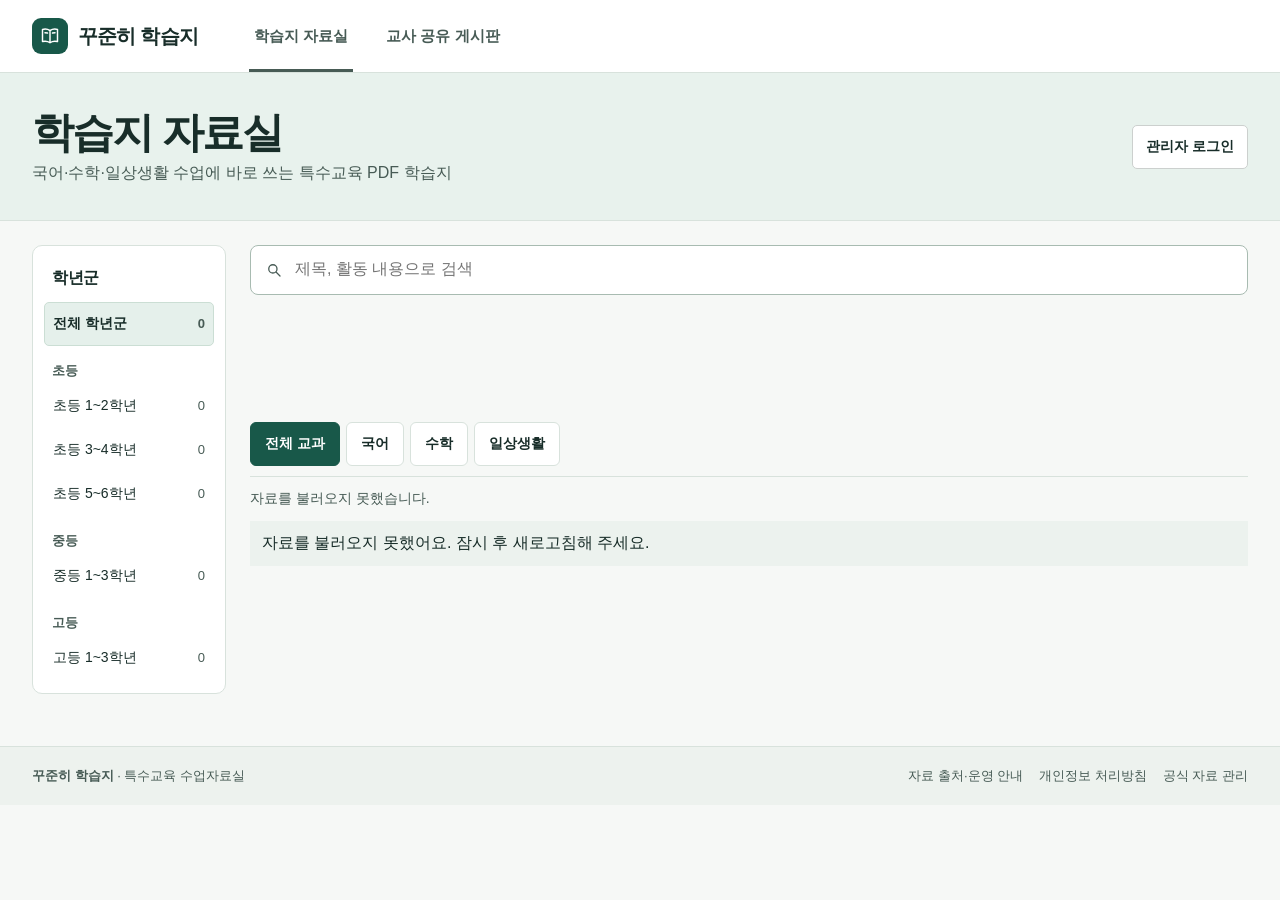
<file: index.html>
<!doctype html>
<html lang="ko">
<head>
<meta charset="utf-8">
<meta name="viewport" content="width=device-width, initial-scale=1">
<meta name="theme-color" content="#f8faf9">
<meta name="description" content="특수교육 수업을 위한 국어·수학·일상생활 PDF 학습지를 학년군별로 내려받으세요.">
<title>꾸준히 학습지 | 특수교육 자료실</title>
<link rel="stylesheet" href="style.css?v=12">
<script src="catalog.js?v=3" defer></script>
<script src="app.js?v=11" defer></script>
<script async src="https://pagead2.googlesyndication.com/pagead/js/adsbygoogle.js?client=ca-pub-8544439780701521" crossorigin="anonymous"></script>
</head>
<body data-view="library">
<a class="skip" href="#library">자료 목록으로 건너뛰기</a>
<header class="header">
  <div class="wrap header-inner">
    <a class="brand" href="./" aria-label="꾸준히 학습지 자료실">
      <span class="brand-icon" data-icon="book"></span><span>꾸준히 학습지</span>
    </a>
    <nav class="resource-nav" aria-label="주 메뉴">
      <a href="#library" aria-current="page">학습지 자료실</a>
      <a href="community.html">교사 공유 게시판</a>
    </nav>
  </div>
</header>
<main>
  <div class="page-banner">
    <div class="wrap page-heading">
      <div>
        <h1 id="section-title">학습지 자료실</h1>
        <p>국어·수학·일상생활 수업에 바로 쓰는 특수교육 PDF 학습지</p>
      </div>
      <form class="library-admin" action="admin.html" method="get"><button class="button secondary" type="submit">관리자 로그인</button></form>
    </div>
  </div>
  <section class="wrap workspace" id="library" tabindex="-1" aria-labelledby="section-title">
    <label class="search"><span data-icon="search"></span><span class="sr-only">학습지 검색</span><input id="search" type="search" placeholder="제목, 활동 내용으로 검색" autocomplete="off"></label>
    <aside class="sidebar" aria-label="학년군 선택">
      <h2>학년군</h2>
      <div id="grade-filter"></div>
    </aside>
    <div class="main-panel">
      <div class="toolbar">
        <div id="subject-filter" role="group" aria-label="교과 선택"></div>
      </div>
      <div class="results">
        <p id="result-count" role="status" aria-live="polite"></p>
        <button type="button" class="reset" id="reset" hidden>필터 초기화</button>
      </div>
      <p id="network-note" class="network-note" role="status" hidden></p>
      <div id="cards" class="cards"></div>
      <noscript>자료 목록을 보려면 브라우저에서 자바스크립트를 켜 주세요.</noscript>
    </div>
  </section>
</main>
<footer class="footer">
  <div class="wrap footer-inner"><span><strong>꾸준히 학습지</strong> · 특수교육 수업자료실</span>
    <div><a href="https://github.com/zxc3285123-web/kkujunhi-worksheets#readme">자료 출처·운영 안내</a><a href="privacy.html">개인정보 처리방침</a><a href="admin.html">공식 자료 관리</a></div>
  </div>
</footer>
<dialog id="details" aria-labelledby="detail-title">
  <div class="dialog-top"><h2 id="detail-title"></h2><form method="dialog"><button class="icon-button" aria-label="미리보기 닫기" data-icon="close"></button></form></div>
  <div class="preview-toolbar"><p id="detail-meta"></p><div id="detail-actions" class="dialog-actions"></div></div>
  <div id="detail-images"></div>
</dialog>
<script>
if (location.hash === '#community') location.replace('community.html');
</script>
</body>
</html>
</file>
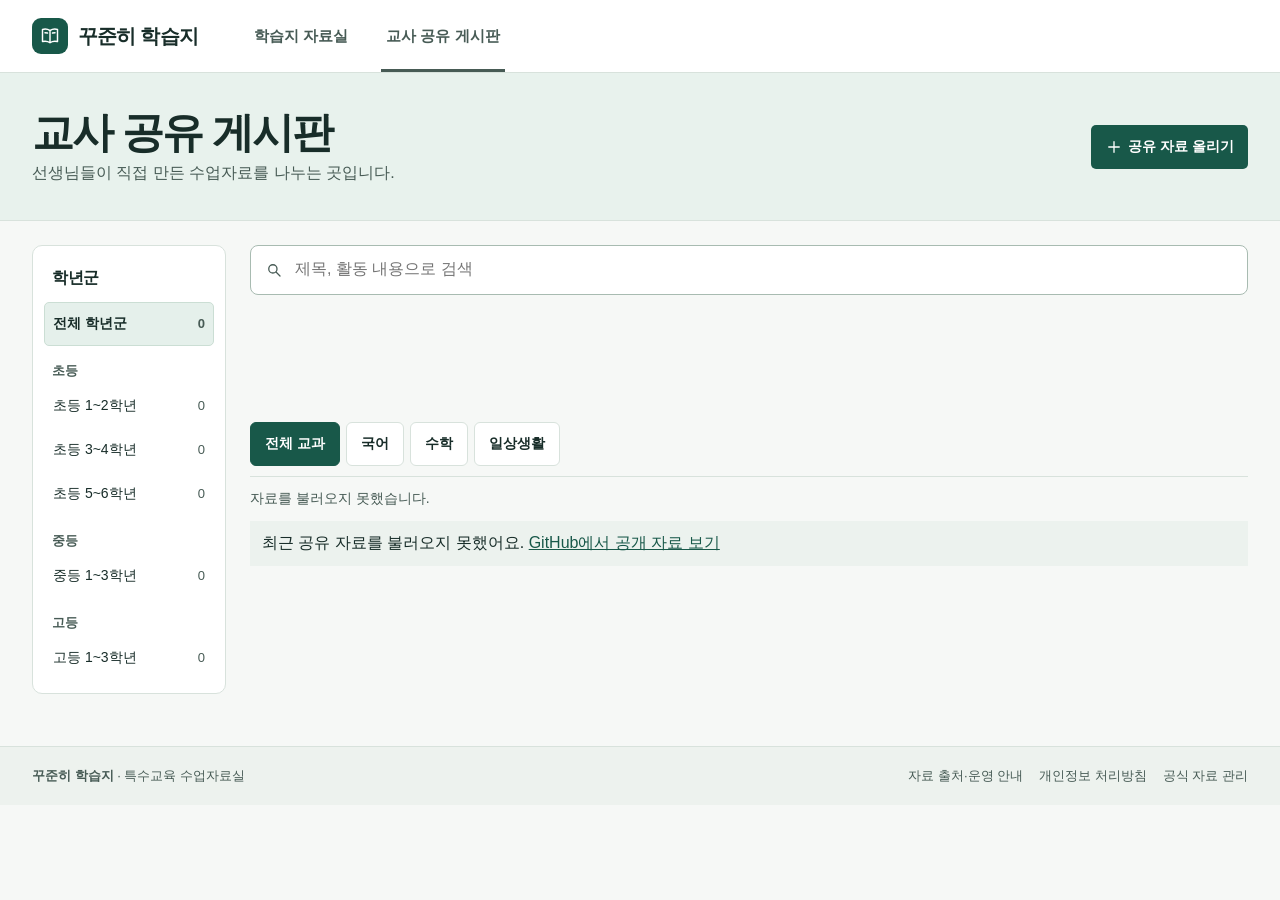
<file: community.html>
<!doctype html>
<html lang="ko">
<head>
<meta charset="utf-8">
<meta name="viewport" content="width=device-width, initial-scale=1">
<meta name="theme-color" content="#f8faf9">
<meta name="description" content="특수교육 선생님들이 직접 만든 PDF 수업자료를 함께 나누는 게시판입니다.">
<title>교사 공유 게시판 | 꾸준히 학습지</title>
<link rel="stylesheet" href="style.css?v=12">
<script src="app.js?v=11" defer></script>
</head>
<body data-view="community">
<a class="skip" href="#library">자료 목록으로 건너뛰기</a>
<header class="header">
  <div class="wrap header-inner">
    <a class="brand" href="./" aria-label="꾸준히 학습지 자료실">
      <span class="brand-icon" data-icon="book"></span><span>꾸준히 학습지</span>
    </a>
    <nav class="resource-nav" aria-label="주 메뉴">
      <a href="./#library">학습지 자료실</a>
      <a href="#library" aria-current="page">교사 공유 게시판</a>
    </nav>
  </div>
</header>
<main>
  <div class="page-banner">
    <div class="wrap page-heading">
      <div>
        <h1 id="board-title">교사 공유 게시판</h1>
        <p>선생님들이 직접 만든 수업자료를 나누는 곳입니다.</p>
      </div>
      <button class="button button-green" type="button" data-share><span data-icon="plus"></span> 공유 자료 올리기</button>
    </div>
  </div>
  <section class="wrap workspace" id="library" tabindex="-1" aria-labelledby="board-title">
    <label class="search"><span data-icon="search"></span><span class="sr-only">공유 자료 검색</span><input id="search" type="search" placeholder="제목, 활동 내용으로 검색" autocomplete="off"></label>
    <aside class="sidebar" aria-label="학년군 선택">
      <h2>학년군</h2>
      <div id="grade-filter"></div>
    </aside>
    <div class="main-panel">
      <div class="toolbar">
        <div id="subject-filter" role="group" aria-label="교과 선택"></div>
      </div>
      <div class="results">
        <p id="result-count" role="status" aria-live="polite"></p>
        <button type="button" class="reset" id="reset" hidden>필터 초기화</button>
      </div>
      <p id="network-note" class="network-note" hidden></p>
      <div id="cards" class="cards"></div>
      <noscript>자료 목록을 보려면 브라우저에서 자바스크립트를 켜 주세요.</noscript>
    </div>
  </section>
</main>
<footer class="footer">
  <div class="wrap footer-inner"><span><strong>꾸준히 학습지</strong> · 특수교육 수업자료실</span>
    <div><a href="https://github.com/zxc3285123-web/kkujunhi-worksheets#readme">자료 출처·운영 안내</a><a href="privacy.html">개인정보 처리방침</a><a href="admin.html">공식 자료 관리</a></div>
  </div>
</footer>
<dialog id="share-dialog" aria-labelledby="share-title">
  <div class="dialog-top"><h2 id="share-title">수업자료 올리기</h2><form method="dialog"><button class="icon-button" aria-label="자료 올리기 창 닫기" data-icon="close"></button></form></div>
  <p class="share-help">자료 정보를 작성한 뒤 GitHub에서 PDF를 첨부해 제출해 주세요. 제출에는 GitHub 계정이 필요합니다.</p>
  <form id="share-form">
    <label>자료 제목<input name="title" required maxlength="80" placeholder="예) 그림으로 배우는 하루 일과"></label>
    <div class="field-row"><label>교과<select name="subject" required><option value="">선택</option></select></label><label>학년군<select name="grade" required><option value="">선택</option></select></label></div>
    <label>자료 소개<textarea name="description" rows="3" required maxlength="500" placeholder="수업 주제와 활용 방법을 적어 주세요."></textarea></label>
    <p class="form-note">제출한 글과 파일은 GitHub에서 공개됩니다. 학생 개인정보를 빼고, 공유 권한이 있는 PDF만 첨부해 주세요. 운영자가 확인한 자료가 교사 공유 게시판에 표시됩니다.</p>
    <div class="dialog-actions"><button type="submit" class="button button-green">GitHub에서 PDF 첨부하기 <span data-icon="external"></span></button></div>
  </form>
</dialog>
</body>
</html>
</file>
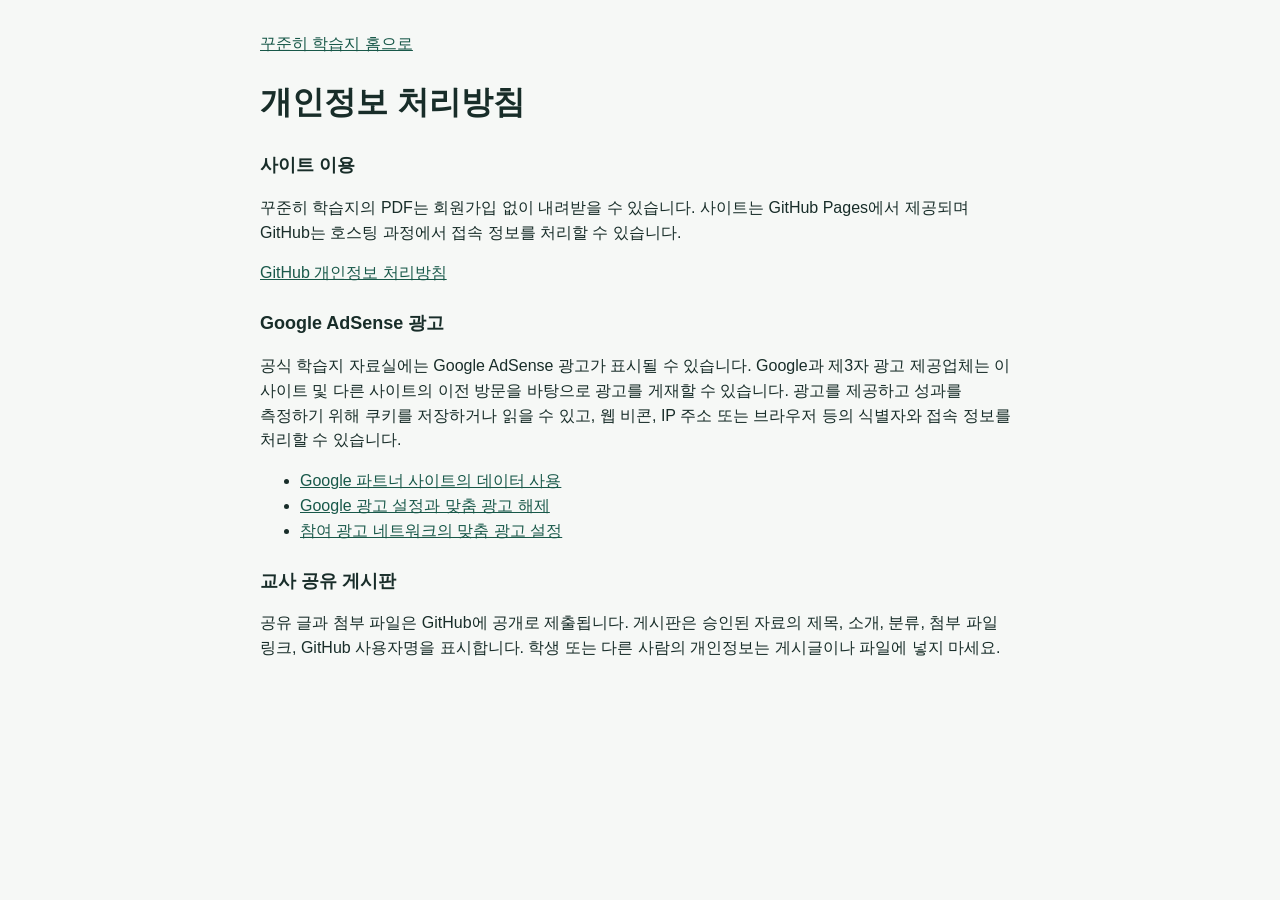
<file: privacy.html>
<!doctype html>
<html lang="ko">
<head><meta charset="utf-8"><meta name="viewport" content="width=device-width, initial-scale=1"><title>개인정보 처리방침 | 꾸준히 학습지</title><link rel="stylesheet" href="style.css?v=11"></head>
<body><main class="wrap policy">
<a href="./">꾸준히 학습지 홈으로</a>
<h1>개인정보 처리방침</h1>
<h2>사이트 이용</h2>
<p>꾸준히 학습지의 PDF는 회원가입 없이 내려받을 수 있습니다. 사이트는 GitHub Pages에서 제공되며 GitHub는 호스팅 과정에서 접속 정보를 처리할 수 있습니다.</p>
<p><a href="https://docs.github.com/en/site-policy/privacy-policies/github-general-privacy-statement">GitHub 개인정보 처리방침</a></p>
<h2>Google AdSense 광고</h2>
<p>공식 학습지 자료실에는 Google AdSense 광고가 표시될 수 있습니다. Google과 제3자 광고 제공업체는 이 사이트 및 다른 사이트의 이전 방문을 바탕으로 광고를 게재할 수 있습니다. 광고를 제공하고 성과를 측정하기 위해 쿠키를 저장하거나 읽을 수 있고, 웹 비콘, IP 주소 또는 브라우저 등의 식별자와 접속 정보를 처리할 수 있습니다.</p>
<ul>
<li><a href="https://policies.google.com/technologies/partner-sites?hl=ko">Google 파트너 사이트의 데이터 사용</a></li>
<li><a href="https://myadcenter.google.com/">Google 광고 설정과 맞춤 광고 해제</a></li>
<li><a href="https://optout.aboutads.info/">참여 광고 네트워크의 맞춤 광고 설정</a></li>
</ul>
<h2>교사 공유 게시판</h2>
<p>공유 글과 첨부 파일은 GitHub에 공개로 제출됩니다. 게시판은 승인된 자료의 제목, 소개, 분류, 첨부 파일 링크, GitHub 사용자명을 표시합니다. 학생 또는 다른 사람의 개인정보는 게시글이나 파일에 넣지 마세요.</p>
</main></body></html>
</file>
<file: style.css>
:root {
  color-scheme: light;
  --ink: #182d29;
  --muted: #475b55;
  --brand: #185849;
  --brand-tint: #e5f0eb;
  --line: #d8e2dc;
  --soft: #ecf2ee;
  --paper: #f6f8f6;
  font: 16px/1.55 -apple-system, BlinkMacSystemFont, "Apple SD Gothic Neo", "Malgun Gothic", "Noto Sans KR", sans-serif;
}

* { box-sizing: border-box; }
body { margin: 0; color: var(--ink); background: var(--paper); word-break: keep-all; }
a { color: inherit; text-decoration: none; }
button, input, select, textarea { font: inherit; color: inherit; }
button { cursor: pointer; }
:focus-visible { outline: 2px solid #267058; outline-offset: 3px; }
[hidden] { display: none !important; }
svg { width: 18px; height: 18px; vertical-align: middle; flex-shrink: 0; }
.wrap { width: min(1216px, calc(100% - 64px)); margin-inline: auto; }
.sr-only, .skip:not(:focus) { position: absolute; width: 1px; height: 1px; overflow: hidden; clip-path: inset(50%); }
.skip:focus { position: absolute; z-index: 2; top: 8px; left: 8px; padding: 10px; background: #fff; }

.header { color: var(--ink); background: #fff; border-bottom: 1px solid var(--line); }
.header-inner { display: flex; align-items: stretch; justify-content: flex-start; min-height: 72px; gap: clamp(24px, 4vw, 56px); }
.brand { display: flex; align-items: center; gap: 10px; font-size: 1.25rem; font-weight: 780; letter-spacing: -.04em; white-space: nowrap; }
.brand-icon { display: grid; place-items: center; width: 36px; height: 36px; border-radius: 9px; color: #fff; background: var(--brand); }
.brand-icon svg { width: 20px; height: 20px; }
.resource-nav { display: flex; align-items: stretch; gap: 28px; }
.resource-nav a { display: flex; align-items: center; padding: 2px 5px 0; border-bottom: 3px solid transparent; color: var(--muted); font-size: .9375rem; font-weight: 650; }
.resource-nav a:hover, .resource-nav a[aria-current] { border-color: var(--brand); font-weight: 750; }
.resource-nav a[aria-current] { border-color: var(--accent); }

.page-banner { border-bottom: 1px solid var(--line); background: #e8f2ed; }
.page-heading { display: grid; grid-template-columns: minmax(0, 1fr) auto; align-items: center; gap: 10px 24px; padding-block: 35px 34px; }
.page-heading h1 { margin: 0 0 4px; font-size: clamp(1.875rem, 3.25vw, 2.75rem); line-height: 1.18; letter-spacing: -.045em; }
.page-heading p { margin: 0; color: var(--muted); }
.page-heading > .manager-notice { grid-column: 1 / -1; }
.workspace { display: grid; grid-template-columns: 194px minmax(0, 1fr); grid-template-areas: "grades search" "grades results"; gap: 12px 24px; align-items: start; padding-top: 24px; }
.main-panel { grid-area: results; min-width: 0; }
.sidebar { grid-area: grades; padding: 13px 11px; border: 1px solid var(--line); border-radius: 10px; background: #fff; }
.sidebar h2 { margin: 7px 8px 11px; font-size: 1rem; letter-spacing: -.02em; }
.grade-group { margin: 15px 8px 3px; color: var(--muted); font-size: .8125rem; font-weight: 700; }
.grade-button { display: flex; align-items: center; justify-content: space-between; gap: 5px; width: 100%; min-height: 44px; padding: 6px 8px; border: 1px solid transparent; border-radius: 5px; background: transparent; text-align: left; font-size: .875rem; }
.grade-button:hover { background: var(--soft); }
.grade-button[aria-pressed="true"] { background: var(--brand-tint); border-color: #cbded4; color: var(--ink); font-weight: 760; }
.grade-button span { color: var(--muted); font-size: .8125rem; font-variant-numeric: tabular-nums; }

.toolbar { display: grid; gap: 10px; padding-bottom: 10px; border-bottom: 1px solid var(--line); }
#subject-filter { display: flex; flex-wrap: wrap; gap: 6px; }
.subject-button { min-height: 44px; padding: 6px 14px; border: 1px solid var(--line); border-radius: 6px; background: #fff; font-size: .875rem; font-weight: 700; }
.subject-button:hover { background: var(--brand-tint); }
.subject-button[aria-pressed="true"] { background: var(--brand); border-color: var(--brand); color: #fff; }
.search { grid-area: search; display: flex; align-items: center; gap: 10px; width: 100%; min-height: 50px; padding: 0 14px; border: 1px solid #a8bbb1; border-radius: 8px; color: var(--muted); background: #fff; }
.search:focus-within { outline: 2px solid var(--brand); outline-offset: 2px; }
.search input { width: 100%; min-width: 0; border: 0; outline: none; background: transparent; color: var(--ink); }
.results { display: flex; justify-content: space-between; align-items: center; gap: 12px; min-height: 44px; color: var(--muted); font-size: .875rem; }
.results p { margin: 0; }
.reset { min-height: 44px; padding: 3px; border: 0; background: transparent; color: var(--brand); text-decoration: underline; }

.cards { display: grid; grid-template-columns: repeat(3, minmax(0, 1fr)); gap: 16px; }
.card { min-width: 0; display: flex; flex-direction: column; border: 1px solid var(--line); border-radius: 10px; background: #fff; }
.card-preview { position: relative; display: grid; grid-template: minmax(0, 1fr) / minmax(0, 1fr); place-items: center; width: 100%; height: clamp(154px, 16vw, 202px); overflow: hidden; padding: 12px; border: 0; border-radius: 9px 9px 0 0; border-bottom: 1px solid var(--line); background: var(--subject-color, var(--soft)); color: var(--muted); }
.card-preview:hover { box-shadow: inset 0 0 0 2px #1858495c; }
.card-preview:focus-visible { outline-offset: -4px; }
.card-preview :is(img, canvas) { display: block; max-width: 100%; max-height: 100%; width: auto; height: auto; min-height: 0; border: 1px solid #d5dad9; border-radius: 2px; background: #fff; box-shadow: 0 2px 6px #182d2920; }
.preview-placeholder { align-self: center; font-size: .875rem; font-weight: 750; }
.generated-preview:has(canvas) .preview-placeholder { display: none; }
.card-body { flex: 1; display: flex; flex-direction: column; min-width: 0; padding: 14px 13px 12px; }
.meta { display: flex; flex-wrap: wrap; align-items: baseline; gap: 3px 6px; margin-bottom: 6px; color: var(--muted); font-size: .8125rem; }
.tag { color: var(--brand); font-weight: 800; }
.tag::after { content: ""; display: inline-block; width: 1px; height: .75em; background: var(--line); margin-left: 6px; }
.card h3 { margin: 0; font-size: 1.125rem; line-height: 1.4; letter-spacing: -.025em; overflow-wrap: anywhere; }
.card p { margin: 5px 0 11px; font-size: .875rem; color: var(--muted); overflow-wrap: anywhere; }
.card .post-author { font-size: .8125rem; }
.card-actions { display: flex; flex-wrap: wrap; gap: 8px; margin-top: auto; padding-top: 9px; }
.card h3 + .card-actions { margin-top: 10px; }
.card-actions .button { min-height: 44px; padding: 5px 8px; }
.card-actions .button-green { color: #fff; background: var(--brand); }
.card-actions svg { width: 16px; height: 16px; }

[data-view="community"] .cards { grid-template-columns: minmax(0, 1fr); gap: 8px; }
[data-view="community"] .card-body { padding: 13px; }
[data-view="community"] .card-actions { align-self: flex-start; border: 0; padding: 0; }
.empty { grid-column: 1 / -1; padding: 39px 16px; border: 1px dashed #b8cbbf; border-radius: 7px; background: #fff; text-align: center; }
.empty h3 { margin: 0 0 5px; font-size: 1rem; }
.empty .button { margin-top: 14px; }
.empty p { margin: 0; color: var(--muted); font-size: .875rem; }
.network-note { margin: 0 0 13px; padding: 10px 12px; background: var(--soft); }
.network-note a { color: var(--brand); text-decoration: underline; }

.button { display: inline-flex; justify-content: center; align-items: center; gap: 5px; min-height: 44px; padding: 7px 13px; border: 1px solid transparent; border-radius: 5px; font-size: .875rem; font-weight: 700; white-space: nowrap; }
.button:hover { filter: brightness(.95); }
.button-green { color: #fff; background: var(--brand); }
.secondary { color: var(--ink); background: #fff; border-color: #ccd0ce; }
.footer { margin-top: 52px; border-top: 1px solid var(--line); background: #edf2ee; color: var(--muted); font-size: .8125rem; }
.footer-inner { display: flex; flex-wrap: wrap; justify-content: space-between; gap: 12px; padding-block: 19px; }
.footer-inner div { display: flex; flex-wrap: wrap; gap: 8px 16px; }
.footer a:hover { color: var(--brand); text-decoration: underline; }

dialog { width: min(680px, calc(100% - 24px)); max-height: calc(100dvh - 24px); padding: 22px; border: 1px solid var(--line); border-radius: 8px; background: #fff; color: var(--ink); }
dialog::backdrop { background: #1429239c; }
.dialog-top { display: flex; justify-content: space-between; align-items: flex-start; gap: 10px; }
.dialog-top h2 { margin: 0; font-size: 1.25rem; line-height: 1.4; }
.dialog-top form { margin: 0; }
.icon-button { display: grid; place-items: center; width: 44px; height: 44px; border: 1px solid var(--line); border-radius: 5px; background: #fff; }
.dialog-actions { display: flex; justify-content: flex-end; flex-wrap: wrap; gap: 8px; margin-top: 15px; }
#detail-meta, .share-help, .form-note, #preview-hint { font-size: .875rem; color: var(--muted); }
.preview-toolbar { position: sticky; top: -22px; z-index: 1; display: flex; align-items: center; justify-content: space-between; flex-wrap: wrap; gap: 4px 12px; padding-block: 8px; margin-bottom: 8px; border-bottom: 1px solid var(--line); background: #fff; }
.preview-toolbar p, .preview-toolbar .dialog-actions { margin: 0; }
#detail-images { display: grid; grid-template-columns: repeat(2, minmax(0, 1fr)); gap: 10px; }
#detail-images figure { margin: 0; text-align: center; font-size: .8125rem; color: var(--muted); }
#detail-images :is(img, canvas) { display: block; width: 100%; height: auto; border: 1px solid var(--line); border-radius: 4px; }
.pdf-preview-status { grid-column: 1 / -1; color: var(--muted); }
#share-dialog { max-width: 520px; }
#share-form label { display: grid; gap: 4px; min-width: 0; margin-bottom: 11px; font-size: .875rem; font-weight: 700; }
#share-form :is(input, select, textarea) { width: 100%; min-height: 44px; padding: 8px; border: 1px solid var(--line); border-radius: 5px; background: #fff; }
.field-row { display: grid; grid-template-columns: repeat(2, minmax(0, 1fr)); gap: 10px; }
.form-note { padding: 10px; margin: 0; background: var(--soft); }

.policy { max-width: 760px; padding-block: 32px; }
.policy a { color: var(--brand); text-decoration: underline; }
.policy h2 { margin-top: 24px; font-size: 1.125rem; }

@media (max-width: 1100px) {
  .cards { grid-template-columns: repeat(2, minmax(0, 1fr)); }
}

@media (max-width: 740px) {
  .wrap { width: calc(100% - 32px); }
  .header-inner { display: grid; gap: 0; padding-top: 12px; }
  .brand { font-size: 1.125rem; }
  .brand-icon { width: 30px; height: 30px; }
  .resource-nav { gap: 18px; }
  .resource-nav a { min-height: 44px; }
  .page-heading { grid-template-columns: 1fr; gap: 12px; padding-block: 19px; }
  .page-heading p { font-size: .875rem; }
  .page-heading > :is(.button, .manager-actions) { justify-self: start; }
  .workspace { display: block; padding-top: 13px; }
  .sidebar { padding: 10px; margin-bottom: 10px; }
  .sidebar h2 { margin: 0 0 4px; }
  #grade-filter { display: flex; flex-wrap: wrap; gap: 2px; }
  .grade-group, .grade-button span { display: none; }
  .grade-button { width: auto; min-height: 44px; padding-inline: 7px; }
  .search { margin-bottom: 10px; }
  .cards { gap: 11px; }
  .card-body { padding-inline: 9px; }
  .card h3 { font-size: 1rem; }
  .card-actions .button { min-height: 44px; }
}

@media (max-width: 420px) {
  .cards { grid-template-columns: minmax(0, 1fr); }
  .card-preview { height: 174px; }
}
</file>
